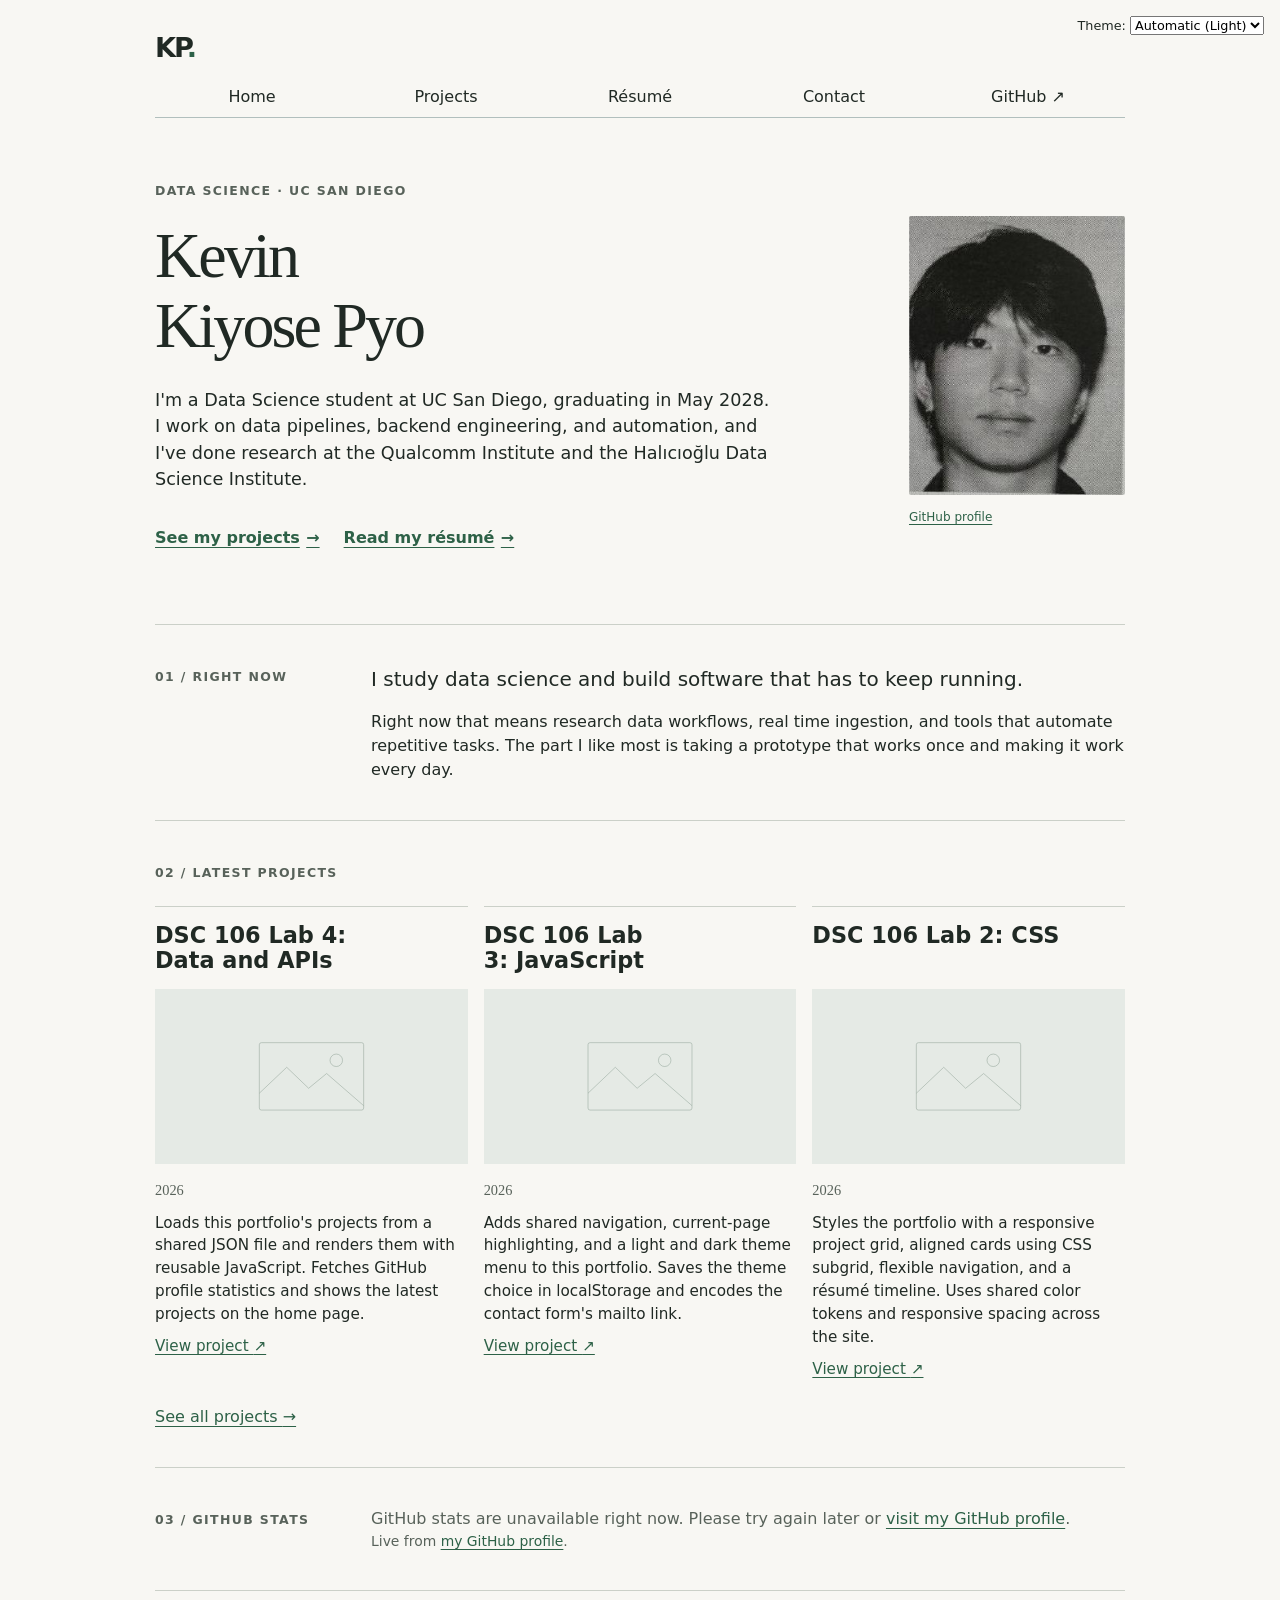
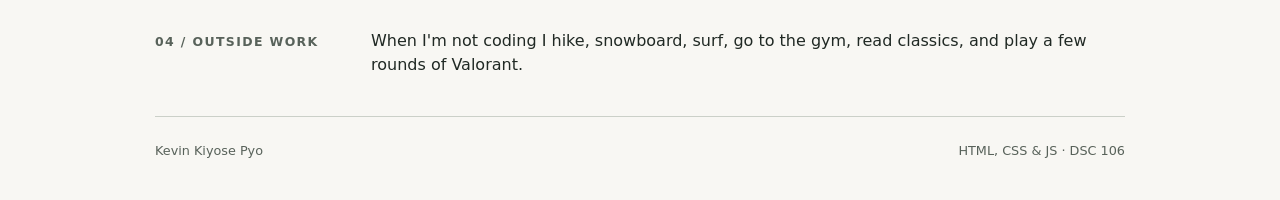
<file: index.html>
<!doctype html>
<html lang="en">
<head>
  <meta charset="utf-8">
  <meta name="viewport" content="width=device-width, initial-scale=1">
  <meta name="description" content="Kevin Kiyose Pyo, a UC San Diego data science student who builds data pipelines, backend systems, and automation tools.">
  <title>Kevin Kiyose Pyo: Personal site and portfolio</title>
  <link rel="stylesheet" href="style.css">
  <script type="module" src="global.js"></script>
  <script type="module" src="index.js"></script>
  <link rel="icon" href="images/favicon.svg" type="image/svg+xml">
</head>
<body>
  <a class="skip-link" href="#main">Skip to content</a>
  <header class="site-header">
    <a class="wordmark" href="index.html" aria-label="Kevin Pyo, home">KP<span aria-hidden="true">.</span></a>
  </header>
  <main id="main">
    <section class="intro" aria-labelledby="intro-title">
      <div>
        <p class="eyebrow" id="intro-title">Data science · UC San Diego</p>
        <h1>Kevin Kiyose Pyo</h1>
        <p>I'm a Data Science student at UC San Diego, graduating in May 2028. I work on data pipelines, backend engineering, and automation, and I've done research at the Qualcomm Institute and the Halıcıoğlu Data Science Institute.</p>
        <div class="text-links">
          <a href="projects/index.html">See my projects <span aria-hidden="true">→</span></a>
          <a href="resume/index.html">Read my résumé <span aria-hidden="true">→</span></a>
        </div>
      </div>
      <figure class="portrait">
        <img src="images/kevin-portrait.jpg" alt="Black and white headshot of Kevin." width="265" height="342">
        <figcaption><a href="https://github.com/kevinkiyosepyo">GitHub profile</a></figcaption>
      </figure>
    </section>
    <section class="section-row" aria-labelledby="now-heading">
      <h2 id="now-heading" class="section-label">01 / Right now</h2>
      <div>
        <p class="large-copy">I study data science and build software that has to keep running.</p>
        <p>Right now that means research data workflows, real time ingestion, and tools that automate repetitive tasks. The part I like most is taking a prototype that works once and making it work every day.</p>
      </div>
    </section>
    <section class="latest-projects" aria-labelledby="work-heading">
      <h2 id="work-heading" class="section-label">02 / Latest Projects</h2>
      <div class="projects" aria-live="polite" aria-busy="true"><p class="data-message">Loading projects…</p></div>
      <noscript><p>Enable JavaScript to load the project list.</p></noscript>
      <p class="all-projects"><a href="projects/">See all projects <span aria-hidden="true">→</span></a></p>
    </section>
    <section class="section-row" aria-labelledby="github-heading">
      <h2 id="github-heading" class="section-label">03 / GitHub stats</h2>
      <div>
        <div id="profile-stats" aria-live="polite" aria-busy="true"><p class="data-message">Loading GitHub stats…</p></div>
        <p class="meta">Live from <a href="https://github.com/kevinkiyosepyo">my GitHub profile</a>.</p>
        <noscript><p>Enable JavaScript to load live GitHub statistics.</p></noscript>
      </div>
    </section>
    <section class="section-row" aria-labelledby="beyond-heading">
      <h2 id="beyond-heading" class="section-label">04 / Outside work</h2>
      <p>When I'm not coding I hike, snowboard, surf, go to the gym, read classics, and play a few rounds of Valorant.</p>
    </section>
  </main>
  <footer class="site-footer"><span>Kevin Kiyose Pyo</span><span>HTML, CSS &amp; JS · DSC 106</span></footer>
</body>
</html>
</file>
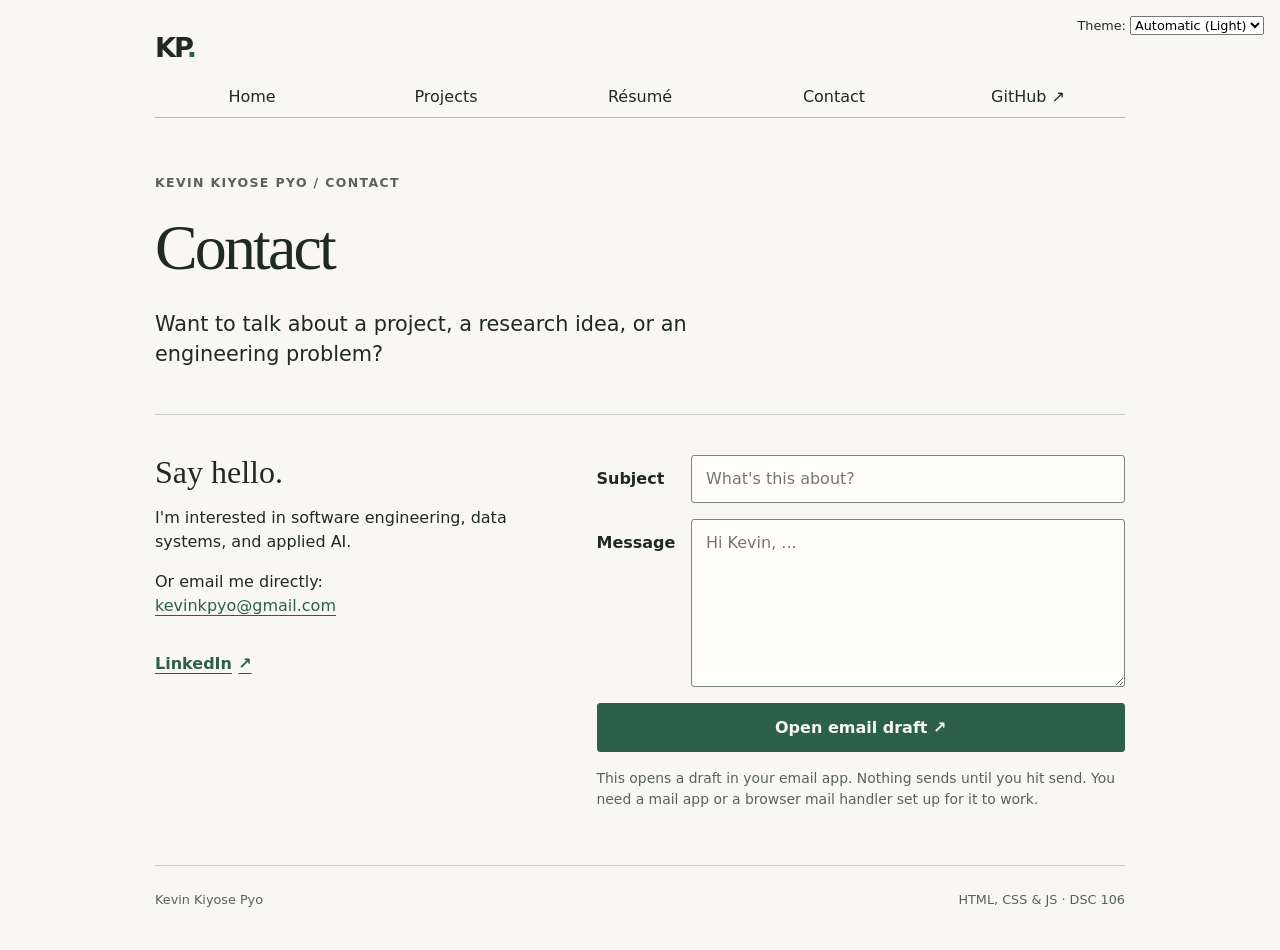
<file: contact/index.html>
<!doctype html>
<html lang="en">
<head>
  <meta charset="utf-8">
  <meta name="viewport" content="width=device-width, initial-scale=1">
  <meta name="description" content="Contact Kevin Kiyose Pyo, a UC San Diego data science student.">
  <title>Contact | Kevin Kiyose Pyo</title>
  <link rel="stylesheet" href="../style.css">
  <script type="module" src="../global.js"></script>
  <link rel="icon" href="../images/favicon.svg" type="image/svg+xml">
</head>
<body>
  <a class="skip-link" href="#main">Skip to content</a>
  <header class="site-header">
    <a class="wordmark" href="../index.html" aria-label="Kevin Pyo, home">KP<span aria-hidden="true">.</span></a>
  </header>
  <main id="main">
    <header class="page-heading">
      <p class="eyebrow">Kevin Kiyose Pyo / Contact</p>
      <h1>Contact</h1>
      <p class="lead">Want to talk about a project, a research idea, or an engineering problem?</p>
    </header>
    <div class="contact-layout">
      <section aria-labelledby="say-hello">
        <h2 id="say-hello">Say hello.</h2>
        <p>I'm interested in software engineering, data systems, and applied AI.</p>
        <p>Or email me directly:<br><a href="mailto:kevinkpyo@gmail.com">kevinkpyo@gmail.com</a></p>
        <div class="text-links"><a href="https://www.linkedin.com/in/kevin-pyo/">LinkedIn <span aria-hidden="true">↗</span></a></div>
      </section>
      <div>
        <!-- Lab 3 Step 5: global.js builds the mailto URL so spaces become %20, not +. -->
        <form action="mailto:kevinkpyo@gmail.com" method="GET">
          <label>Subject
            <input name="subject" placeholder="What's this about?" required>
          </label>
          <label>Message
            <textarea name="body" rows="6" placeholder="Hi Kevin, ..." required></textarea>
          </label>
          <button type="submit">Open email draft <span aria-hidden="true">↗</span></button>
        </form>
        <p class="form-note">This opens a draft in your email app. Nothing sends until you hit send. You need a mail app or a browser mail handler set up for it to work.</p>
      </div>
    </div>
  </main>
  <footer class="site-footer"><span>Kevin Kiyose Pyo</span><span>HTML, CSS &amp; JS · DSC 106</span></footer>
</body>
</html>
</file>
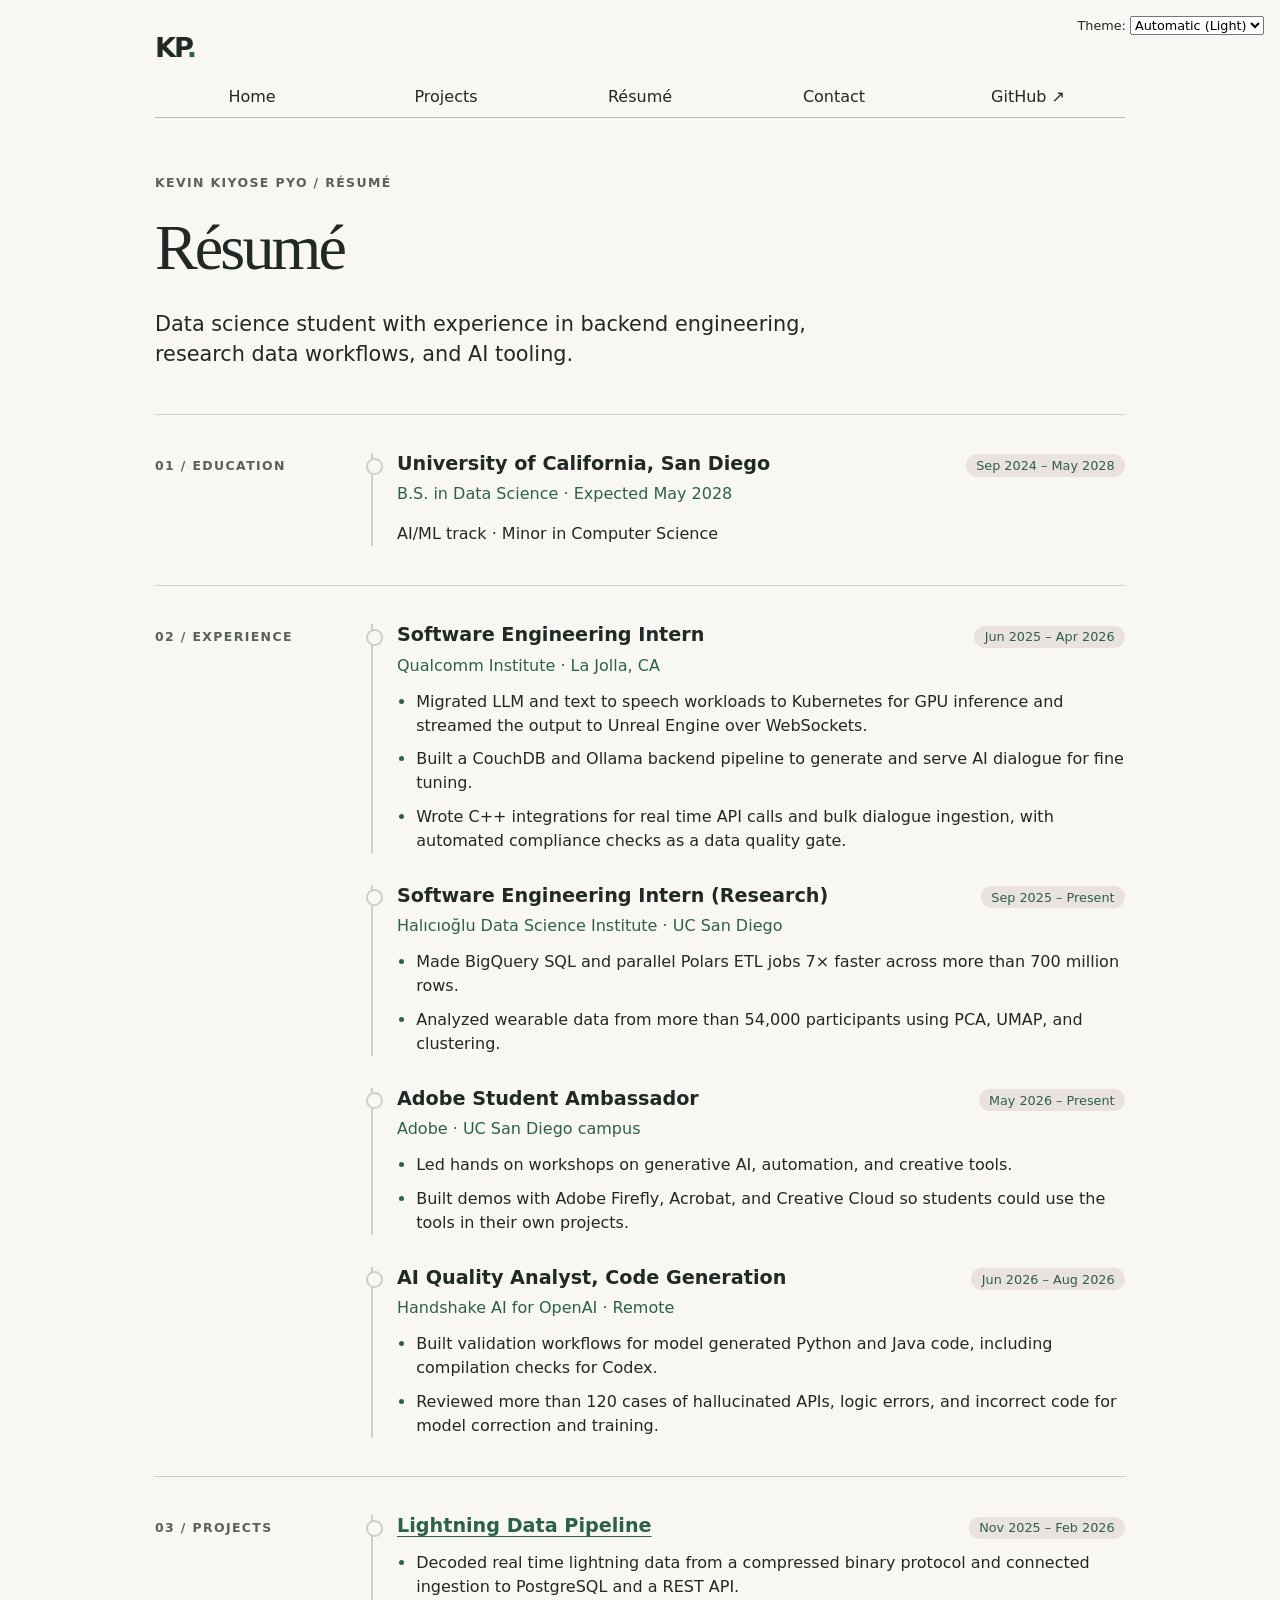
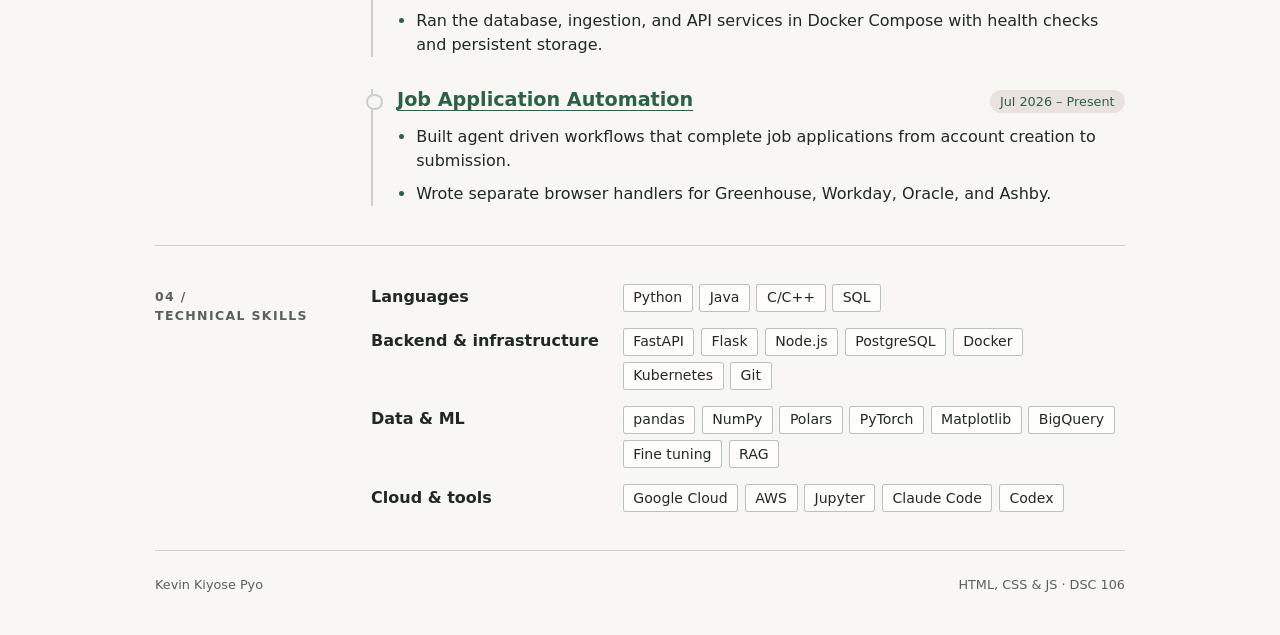
<file: resume/index.html>
<!doctype html>
<html lang="en">
<head>
  <meta charset="utf-8">
  <meta name="viewport" content="width=device-width, initial-scale=1">
  <meta name="description" content="Résumé of Kevin Kiyose Pyo, a UC San Diego data science student.">
  <title>Résumé | Kevin Kiyose Pyo</title>
  <link rel="stylesheet" href="../style.css">
  <script type="module" src="../global.js"></script>
  <link rel="icon" href="../images/favicon.svg" type="image/svg+xml">
</head>
<body>
  <a class="skip-link" href="#main">Skip to content</a>
  <header class="site-header">
    <a class="wordmark" href="../index.html" aria-label="Kevin Pyo, home">KP<span aria-hidden="true">.</span></a>
  </header>
  <main id="main">
    <header class="page-heading">
      <p class="eyebrow">Kevin Kiyose Pyo / Résumé</p>
      <h1>Résumé</h1>
      <p class="lead">Data science student with experience in backend engineering, research data workflows, and AI tooling.</p>
    </header>
    <section class="section-row" aria-labelledby="education-heading">
      <h2 class="section-label" id="education-heading">01 / Education</h2>
      <article class="resume-entry">
        <header><h3>University of California, San Diego</h3><p class="dates"><time datetime="2024-09">Sep 2024</time> – <time datetime="2028-05">May 2028</time></p></header>
        <p class="organization">B.S. in Data Science · Expected May 2028</p>
        <p>AI/ML track · Minor in Computer Science</p>
      </article>
    </section>
    <section class="section-row" aria-labelledby="experience-heading">
      <h2 class="section-label" id="experience-heading">02 / Experience</h2>
      <div>
        <article class="resume-entry">
          <header><h3>Software Engineering Intern</h3><p class="dates"><time datetime="2025-06">Jun 2025</time> – <time datetime="2026-04">Apr 2026</time></p></header>
          <p class="organization">Qualcomm Institute · La Jolla, CA</p>
          <ul>
            <li>Migrated LLM and text to speech workloads to Kubernetes for GPU inference and streamed the output to Unreal Engine over WebSockets.</li>
            <li>Built a CouchDB and Ollama backend pipeline to generate and serve AI dialogue for fine tuning.</li>
            <li>Wrote C++ integrations for real time API calls and bulk dialogue ingestion, with automated compliance checks as a data quality gate.</li>
          </ul>
        </article>
        <article class="resume-entry">
          <header><h3>Software Engineering Intern (Research)</h3><p class="dates"><time datetime="2025-09">Sep 2025</time> – Present</p></header>
          <p class="organization">Halıcıoğlu Data Science Institute · UC San Diego</p>
          <ul>
            <li>Made BigQuery SQL and parallel Polars ETL jobs 7× faster across more than 700 million rows.</li>
            <li>Analyzed wearable data from more than 54,000 participants using PCA, UMAP, and clustering.</li>
          </ul>
        </article>
        <article class="resume-entry">
          <header><h3>Adobe Student Ambassador</h3><p class="dates"><time datetime="2026-05">May 2026</time> – Present</p></header>
          <p class="organization">Adobe · UC San Diego campus</p>
          <ul>
            <li>Led hands on workshops on generative AI, automation, and creative tools.</li>
            <li>Built demos with Adobe Firefly, Acrobat, and Creative Cloud so students could use the tools in their own projects.</li>
          </ul>
        </article>
        <article class="resume-entry">
          <header><h3>AI Quality Analyst, Code Generation</h3><p class="dates"><time datetime="2026-06">Jun 2026</time> – <time datetime="2026-08">Aug 2026</time></p></header>
          <p class="organization">Handshake AI for OpenAI · Remote</p>
          <ul>
            <li>Built validation workflows for model generated Python and Java code, including compilation checks for Codex.</li>
            <li>Reviewed more than 120 cases of hallucinated APIs, logic errors, and incorrect code for model correction and training.</li>
          </ul>
        </article>
      </div>
    </section>
    <section class="section-row" aria-labelledby="projects-heading">
      <h2 class="section-label" id="projects-heading">03 / Projects</h2>
      <div>
        <article class="resume-entry">
          <header><h3><a href="../projects/index.html#lightning">Lightning Data Pipeline</a></h3><p class="dates"><time datetime="2025-11">Nov 2025</time> – <time datetime="2026-02">Feb 2026</time></p></header>
          <ul>
            <li>Decoded real time lightning data from a compressed binary protocol and connected ingestion to PostgreSQL and a REST API.</li>
            <li>Ran the database, ingestion, and API services in Docker Compose with health checks and persistent storage.</li>
          </ul>
        </article>
        <article class="resume-entry">
          <header><h3><a href="../projects/index.html#job-agent">Job Application Automation</a></h3><p class="dates"><time datetime="2026-07">Jul 2026</time> – Present</p></header>
          <ul>
            <li>Built agent driven workflows that complete job applications from account creation to submission.</li>
            <li>Wrote separate browser handlers for Greenhouse, Workday, Oracle, and Ashby.</li>
          </ul>
        </article>
      </div>
    </section>
    <section class="section-row" aria-labelledby="skills-heading">
      <h2 class="section-label" id="skills-heading">04 / Technical skills</h2>
      <dl class="skills">
        <div><dt>Languages</dt><dd><ul><li>Python</li><li>Java</li><li>C/C++</li><li>SQL</li></ul></dd></div>
        <div><dt>Backend &amp; infrastructure</dt><dd><ul><li>FastAPI</li><li>Flask</li><li>Node.js</li><li>PostgreSQL</li><li>Docker</li><li>Kubernetes</li><li>Git</li></ul></dd></div>
        <div><dt>Data &amp; ML</dt><dd><ul><li>pandas</li><li>NumPy</li><li>Polars</li><li>PyTorch</li><li>Matplotlib</li><li>BigQuery</li><li>Fine tuning</li><li>RAG</li></ul></dd></div>
        <div><dt>Cloud &amp; tools</dt><dd><ul><li>Google Cloud</li><li>AWS</li><li>Jupyter</li><li>Claude Code</li><li>Codex</li></ul></dd></div>
      </dl>
    </section>
  </main>
  <footer class="site-footer"><span>Kevin Kiyose Pyo</span><span>HTML, CSS &amp; JS · DSC 106</span></footer>
</body>
</html>
</file>
<file: style.css>
/* Shared presentation; the HTML remains the source of content and structure.
   Lab 2 steps are labeled so each rule can be traced back to the lab. */

/* ---------- Tokens ---------- */
:root {
  /* Lab 3 Step 4.1: follow the OS theme. The theme switcher overrides this
     with an inline style, and light-dark() below picks the matching value. */
  color-scheme: light dark;
  --paper: light-dark(#f8f7f3, #151917);
  --ink: light-dark(#202924, #e4e8e2);
  --muted: light-dark(#58625a, #a2aca3);
  --line: light-dark(#cbd0c8, #353d38);
  --field: light-dark(#fffefa, #1d2320);
  --field-border: light-dark(#7a857c, #6b766d);
  /* Lab 3 Step 4.1: a darker border at 40% opacity works on light and dark backgrounds */
  --color-border: oklch(50% 10% 200 / 40%);
  /* Step 2.4: one accent color, defined once on the root and reused everywhere.
     Dark mode gets a lighter green so links stay readable. */
  --color-accent: light-dark(oklch(45% 18% 159), oklch(78% 20% 159));
  /* Lab 3 Step 4.1: mixing with canvas keeps the hover tint subtle in both themes */
  --color-accent-soft: color-mix(in oklch, var(--color-accent), canvas 85%);
  accent-color: var(--color-accent);
}

* { box-sizing: border-box; }

/* ---------- Step 1: keep content from getting too wide ---------- */
body {
  font: 100%/1.5 system-ui;
  color: var(--ink);
  background: var(--paper);
  max-width: 100ch;       /* scales with font size, still shrinks on small screens */
  margin-inline: auto;    /* centers the column */
  padding-inline: 1.5em;  /* keeps text off the viewport edges when narrow */
}

a { color: var(--color-accent); text-underline-offset: .22em; }
a:hover { text-decoration-thickness: 2px; }
a:focus-visible, input:focus-visible, textarea:focus-visible, select:focus-visible, button:focus-visible {
  outline: 3px solid var(--color-accent);
  outline-offset: 4px;
}

/* ---------- Step 4.4: heading defaults and hierarchy ---------- */
h1, h2, h3, h4, h5, h6 {
  line-height: 1.1;
  text-wrap: balance;
  margin: 0;
}
h1 {
  font-family: Georgia, serif;
  font-weight: 500;
  font-size: 400%;        /* clear contrast with h2 */
  letter-spacing: -.045em;
  max-width: 12ch;
}
h2 { font: 500 2rem/1.1 Georgia, serif; }
h3 { font-size: 1.2rem; font-weight: 600; }
p, figure { margin: 0; }
p + p { margin-top: 1rem; }
p { text-wrap: pretty; }

/* ---------- Step 2: navigation bar ---------- */
.site-header { padding-top: 1.25rem; }
.wordmark {
  display: inline-block;
  margin-bottom: .5rem;
  color: var(--ink);
  font-size: 1.7rem;
  font-weight: 750;
  letter-spacing: -.08em;
  text-decoration: none;
  span { color: var(--color-accent); }
}

/* Step 2.1: if a <ul> is used, its boxes get out of the way */
nav ul, nav li { display: contents; }

/* Step 2.2: Flexbox lays the links out in a row */
nav {
  display: flex;
  flex-wrap: wrap;  /* lets the links wrap instead of overflowing on phones */
  margin-bottom: 2.5rem;
  border-bottom: 1px solid var(--color-border);
}

/* Step 2.3: each link takes an equal share and loses the default link look */
nav a {
  flex: 1;
  text-decoration: none;
  color: inherit;
  text-align: center;
  padding: 0.5em;
  white-space: nowrap;
}

/* Current page: thick border, reduced padding so the height stays the same */
nav a.current {
  border-bottom: 0.4em solid var(--color-border);
  padding-bottom: 0.1em;
  font-weight: 600;
}

/* Step 2.4: hover uses the accent color plus a light tint of the same hue */
nav a:hover {
  border-bottom: 0.4em solid var(--color-accent);
  padding-bottom: 0.1em;
  background-color: var(--color-accent-soft);
}

/* ---------- Home page ---------- */
.intro { display: grid; grid-template-columns: minmax(0, 1fr) 13.5rem; align-items: center; gap: 4rem; padding: 1.5rem 0 4rem; }
.eyebrow, .section-label { font: 600 .78rem/1.5 system-ui; text-transform: uppercase; letter-spacing: .11em; color: var(--muted); }
.eyebrow { margin-bottom: 1.25rem; }
.lead { font-size: 1.3rem; line-height: 1.45; max-width: 37ch; margin-top: 1.6rem; }
.intro p:not(.eyebrow) { max-width: 55ch; }
.intro h1 + p { margin-top: 1.6rem; font-size: 1.1rem; }
.portrait img { display: block; width: 100%; height: auto; border-radius: 2px; }
figcaption { color: var(--muted); font-size: .75rem; margin-top: .8rem; }
.text-links { display: flex; flex-wrap: wrap; gap: .5rem 1.5rem; margin-top: 1.5rem; }
.text-links a { display: inline-flex; align-items: center; gap: .4rem; min-height: 44px; font-weight: 600; }
.section-row { display: grid; grid-template-columns: 11rem minmax(0, 1fr); gap: 2.5rem; padding: 2.4rem 0; border-top: 1px solid var(--line); }
.section-label { padding-top: .25rem; }
.large-copy { font-size: 1.25rem; }
.project-list article + article { margin-top: 1.7rem; padding-top: 1.7rem; border-top: 1px solid var(--line); }
.project-list h3 { margin-bottom: .7rem; }
.project-list h3 a { text-decoration: none; }
.project-list h3 a:hover { text-decoration: underline; }
.meta { color: var(--muted); font-size: .87rem; }
.page-heading { padding: 1rem 0 2.8rem; }
.page-heading h1 { max-width: none; }
.page-heading .lead { max-width: 55ch; }

/* ---------- Step 4: projects page ---------- */
/* Step 4.2: as many 15em+ columns as fit, so the grid adapts to the window */
.projects {
  display: grid;
  grid-template-columns: repeat(auto-fill, minmax(min(15em, 100%), 1fr));
  gap: 1em;
  padding-bottom: 3rem;

  /* Step 4.3: each card borrows the parent's rows, so headings,
     images, and text line up across a row even when headings wrap */
  article {
    display: grid;
    grid-template-rows: subgrid;
    grid-row: span 3;
    padding-top: 1em;
    border-top: 1px solid var(--line);
  }

  h2, h3 {
    margin: 0;
    font-size: 1.4rem;
  }

  img {
    display: block;
    width: 100%;
    height: auto;
    aspect-ratio: 16 / 9;
    object-fit: cover;
  }

  p { font-size: .95rem; }
}

/* ---------- Lab 4: project data and live profile statistics ---------- */
.latest-projects { border-top: 1px solid var(--line); padding: 2.4rem 0; }
.latest-projects > h2 { margin-bottom: 1.5rem; }
.latest-projects .projects { padding-bottom: 0; }
.all-projects { margin-top: 1.5rem; }
/* Lab 5 Step 0.1: the year sits under the description in a quieter serif */
.project-details .project-year {
  color: var(--muted);
  font-family: Baskerville, "Baskerville Old Face", Georgia, serif;
  font-size: .9rem;
  font-variant-numeric: oldstyle-nums;
}
.project-details p + p { margin-top: .6rem; }
.data-message { grid-column: 1 / -1; color: var(--muted); }
#profile-stats dl {
  display: grid;
  grid-template-columns: repeat(4, minmax(0, 1fr));
  gap: .35rem .75rem;
  margin: 0 0 1.2rem;
  text-align: center;
}
#profile-stats dt { grid-row: 1; font-size: .75rem; color: var(--muted); }
#profile-stats dd { grid-row: 2; margin: 0; font-size: 2rem; font-weight: 600; font-variant-numeric: tabular-nums; }

/* ---------- Lab 5: projects per year pie chart ---------- */
.projects-overview { padding-bottom: 1.5rem; }

/* Step 2.3: pie and legend side by side. The legend wraps below the pie on narrow screens. */
.container {
  display: flex;
  flex-wrap: wrap;
  align-items: center;
  gap: 0 2.5em;
}

/* Step 1.1: keep the pie a sensible size */
#projects-pie-plot {
  flex: 0 1 14em;
  min-width: 0; /* an SVG flex item otherwise refuses to shrink below about 300px */
  max-width: 20em;
  margin-block: 2em;
  overflow: visible;

  /* Step 5.1: fade every wedge except the one under the pointer or keyboard focus */
  &:has(path:hover, path:focus-visible) {
    path:not(:hover, :focus-visible) {
      opacity: 0.5;
    }
  }

  path {
    transition: 300ms;
    cursor: pointer;
  }

  /* Chrome draws a box around any focused SVG shape, even after a mouse click.
     Keyboard focus gets the fade above plus a thin stroke on the wedge instead. */
  path:focus { outline: none; }
  path:focus-visible {
    stroke: var(--ink);
    stroke-width: 0.75;
    stroke-linejoin: round;
  }
}

/* Step 2.2: a bordered legend whose items fill as many columns as fit */
.legend {
  flex: 1 1 14em;
  display: grid;
  grid-template-columns: repeat(auto-fill, minmax(9em, 1fr));
  gap: 1em;
  margin: 0;
  padding: 1em;
  border: 1px solid var(--color-border);
  border-radius: 4px;
  list-style: none;
}

/* the gap inside an item stays smaller than the gap between items (proximity) */
.legend-item {
  display: flex;
  align-items: center;
  gap: 0.5em;
  margin: 0;
  cursor: pointer;

  em {
    color: var(--muted);
    font-style: normal;
    font-variant-numeric: tabular-nums;
  }
}

.swatch {
  display: inline-block;
  width: 1em;
  aspect-ratio: 1 / 1;
  border-radius: 50%;
  background: var(--color);
}

/* Step 5.2: the selected wedge and its legend item switch to a color no year uses */
.selected {
  --color: oklch(60% 45% 0) !important;

  &:is(path) {
    fill: var(--color);
  }
}
.legend-item.selected { font-weight: 600; }

/* Step 4.1: full-width search under the chart */
.searchBar {
  display: block;
  width: 100%;
  margin-top: 1em;
}
/* reads out both active filters, e.g. "Showing 1 of 12 projects from 2025" */
.filter-status { min-height: 1.5em; margin-top: 0.6rem; color: var(--muted); font-size: 0.87rem; }
@media (prefers-reduced-motion: reduce) {
  #projects-pie-plot path { transition: none; }
}

/* ---------- Step 3: contact form ---------- */
.contact-layout { display: grid; grid-template-columns: 1fr 1.4fr; gap: 4rem; border-top: 1px solid var(--line); padding: 2.5rem 0 3.5rem; }
.contact-layout h2 { margin-bottom: 1rem; }

/* Step 3.1: form controls use the page font instead of the browser default */
input, textarea, button, select {
  font: inherit;
}

/* Step 3.3: labels on the left, fields on the right, all aligned */
form {
  display: grid;
  grid-template-columns: auto 1fr;
  gap: 1em;
}

form label {
  display: grid;
  grid-template-columns: subgrid;  /* label text and field use the form's columns */
  grid-column: 1 / -1;             /* each label spans the whole row */
  align-items: baseline;
  font-weight: 600;
}

form button {
  grid-column: 1 / -1;
}

input, textarea {
  font-weight: 400;
  border: 1px solid var(--field-border);
  border-radius: 3px;
  background: var(--field);
  color: var(--ink);
  padding: .7rem .85rem;
  min-width: 0;
}
textarea { min-height: 9rem; resize: vertical; }
button {
  min-height: 44px;
  border: 1px solid var(--color-accent);
  border-radius: 3px;
  background: var(--color-accent);
  color: var(--paper);
  font-weight: 600;
  padding: .7rem 1.3rem;
  cursor: pointer;
}
/* Mixing with canvastext darkens the button in light mode and lightens it in dark mode */
button:hover { background: color-mix(in oklch, var(--color-accent), canvastext 15%); }
.form-note { color: var(--muted); font-size: .87rem; margin-top: 1rem; }

/* ---------- Step 5: résumé / CV ---------- */
.resume-entry {
  position: relative;
  padding-inline-start: 1.5rem;
  border-inline-start: 2px solid var(--line);
  transition: border-color .2s;

  /* timeline dot */
  &::before {
    content: "";
    position: absolute;
    inset-inline-start: -.45rem;
    top: .3rem;
    width: .8rem;
    height: .8rem;
    border-radius: 50%;
    background: var(--paper);
    border: 2px solid var(--line);
    transition: background .2s, border-color .2s;
  }

  &:hover {
    border-inline-start-color: var(--color-accent);
    &::before { background: var(--color-accent); border-color: var(--color-accent); }
  }

  & + & { margin-top: 2rem; }

  header {
    display: flex;
    align-items: baseline;
    justify-content: space-between;
    gap: 1rem;
  }

  .organization { color: var(--color-accent); margin-top: .35rem; font-weight: 500; }

  .dates {
    color: var(--color-accent);
    background: var(--color-accent-soft);
    border-radius: 999px;
    padding: .1rem .65rem;
    font-size: .8rem;
    font-variant-numeric: tabular-nums;
    white-space: nowrap;
  }

  ul { padding-left: 1.2rem; margin: .75rem 0 0; }
  li::marker { color: var(--color-accent); }
}
li + li { margin-top: .6rem; }

/* Skills: a definition list laid out with grid, each skill as a chip */
.skills {
  display: grid;
  grid-template-columns: auto 1fr;
  gap: 1rem 1.5rem;
  margin: 0;

  div { display: grid; grid-template-columns: subgrid; grid-column: 1 / -1; align-items: baseline; }
  dt { font-weight: 600; }
  dd { margin: 0; }
  ul { display: flex; flex-wrap: wrap; gap: .4rem; list-style: none; padding: 0; margin: 0; }
  li {
    margin: 0;
    padding: .15rem .6rem;
    border: 1px solid var(--color-border);
    border-radius: 3px;
    background: var(--field);
    font-size: .88rem;
  }
  li:hover { border-color: var(--color-accent); background: var(--color-accent-soft); }
}

/* ---------- Lab 3 Step 4.3: theme switcher pinned to the top right ---------- */
.color-scheme {
  position: absolute;
  top: 1rem;
  right: 1rem;
  font-size: 80%;
}

/* ---------- Footer and utilities ---------- */
.site-footer { display: flex; flex-wrap: wrap; justify-content: space-between; gap: .6rem 2rem; padding: 1.5rem 0 2rem; border-top: 1px solid var(--line); font-size: .8rem; color: var(--muted); }
.visually-hidden, .skip-link:not(:focus) { position: absolute; width: 1px; height: 1px; padding: 0; margin: -1px; overflow: hidden; clip-path: inset(50%); white-space: nowrap; border: 0; }
.skip-link:focus { display: inline-block; margin-top: .5rem; padding: .5rem; }

/* ---------- Narrow screens ---------- */
@media (max-width: 720px) {
  .intro { grid-template-columns: 1fr; gap: 2rem; padding: 1rem 0 2.6rem; }
  .portrait { max-width: 12rem; }
  .section-row { grid-template-columns: 1fr; gap: 1.2rem; padding: 2rem 0; }
  .contact-layout { grid-template-columns: 1fr; gap: 2rem; }
  .resume-entry header { flex-direction: column; gap: .45rem; }
  .skills { grid-template-columns: 1fr; div { grid-column: 1; grid-template-columns: 1fr; gap: .4rem; } }
}
@media (max-width: 30em) {
  body { padding-inline: 1em; }
  h1 { font-size: 300%; }
  nav { font-size: .9rem; }
}

@media print {
  :root { color-scheme: light !important; }  /* beats the switcher's inline style */
  body { background: white; color: black; padding: 0; max-width: none; font-size: 12pt; }
  .site-header, .site-footer, .skip-link, .color-scheme { display: none; }
  .page-heading { padding: 0 0 1.5rem; }
  .section-row { grid-template-columns: 1fr; gap: 1rem; padding: 1rem 0; }
  .resume-entry { break-inside: avoid; }
  a { color: inherit; }
}
</file>
